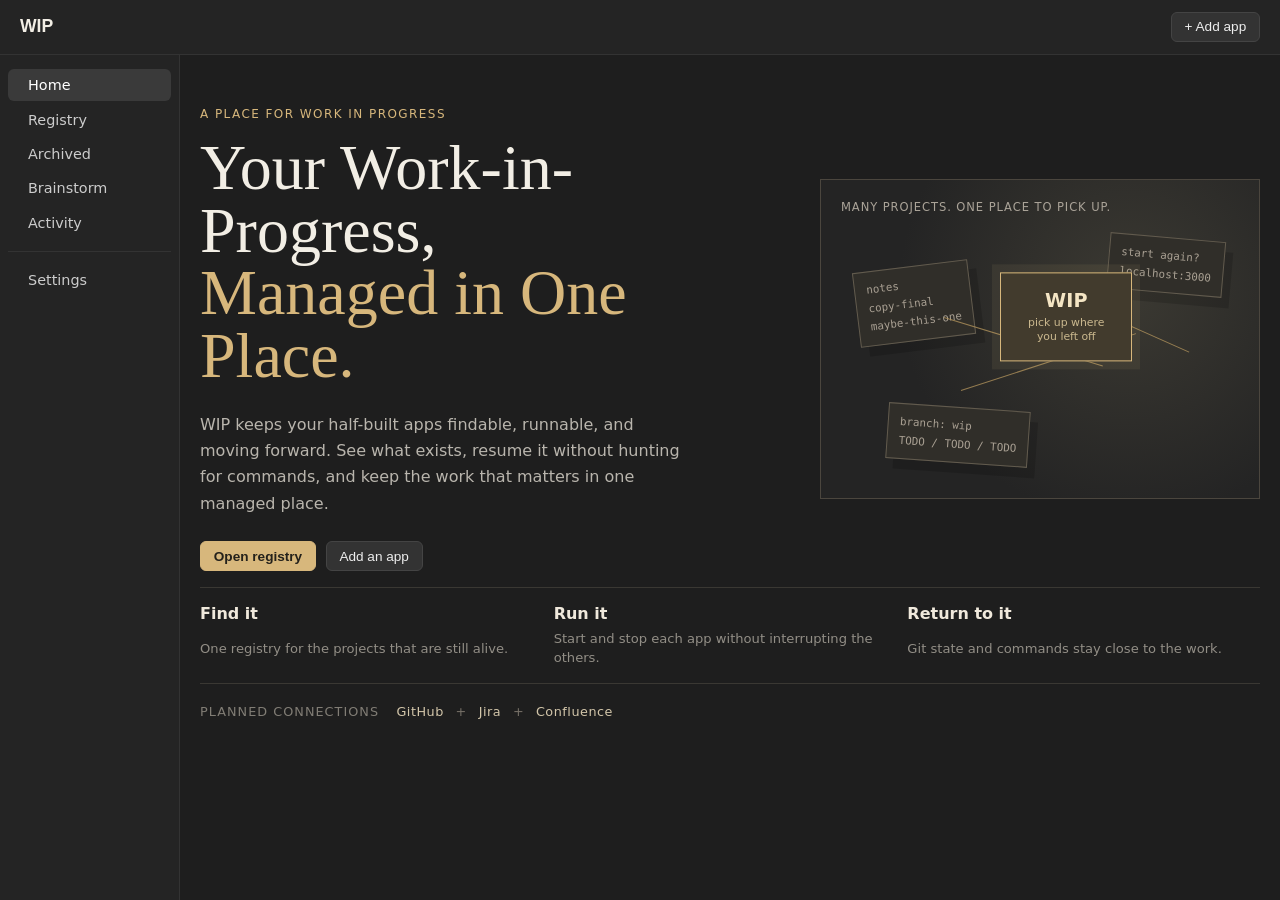
<file: frontend/src/index.html>
<!DOCTYPE html>
<html lang="en">
<head>
  <meta charset="UTF-8" />
  <title>WIP</title>
  <link rel="stylesheet" href="style.css" />
</head>
<body>
  <div id="shell">
    <header id="top-banner">
      <button class="brand" id="brand-home" type="button" aria-label="Go to WIP home">WIP</button>
      <div class="banner-actions">
        <span id="running-count" class="running-count"></span>
        <button id="add-app-btn">+ Add app</button>
      </div>
    </header>

    <div id="body">
      <nav id="side-nav">
        <div class="nav-item active" data-page="home">Home</div>
        <div class="nav-item" data-page="registry">Registry</div>
        <div class="nav-item" data-page="archived">Archived</div>
        <div class="nav-item" data-page="brainstorm">Brainstorm</div>
        <div class="nav-item" data-page="activity">Activity</div>
        <div class="nav-divider"></div>
        <div class="nav-item" data-page="settings">Settings</div>
      </nav>

      <main id="page-content">
        <!-- Rendered by main.js depending on selected nav item -->
      </main>
    </div>
  </div>
  <script type="module" src="js/main.js"></script>
</body>
</html>
</file>
<file: frontend/src/style.css>
* {
  box-sizing: border-box;
}

body {
  font-family: system-ui, sans-serif;
  margin: 0;
  background: #1e1e1e;
  color: #eee;
}

#shell {
  display: flex;
  flex-direction: column;
  height: 100vh;
}

#top-banner {
  display: flex;
  justify-content: space-between;
  align-items: center;
  padding: 0.75rem 1.25rem;
  border-bottom: 1px solid #333;
  background: #242424;
  flex-shrink: 0;
}

.brand {
  border: 0;
  padding: 0;
  border-radius: 0;
  background: transparent;
  font-weight: 600;
  font-size: 1.1rem;
  color: #f2eee5;
}

.brand:hover {
  background: transparent;
  color: #d7b77c;
}

.banner-actions {
  display: flex;
  align-items: center;
  gap: 1rem;
}

.running-count {
  font-size: 0.85rem;
  color: #9c9;
}

#body {
  display: flex;
  flex: 1;
  min-height: 0;
}

#side-nav {
  width: 180px;
  flex-shrink: 0;
  border-right: 1px solid #333;
  background: #242424;
  padding: 0.75rem 0;
}

.nav-item {
  padding: 0.5rem 1.25rem;
  margin: 0.15rem 0.5rem;
  border-radius: 6px;
  font-size: 0.9rem;
  color: #ccc;
  cursor: pointer;
}

.nav-item:hover {
  background: #2f2f2f;
}

.nav-item.active {
  background: #3a3a3a;
  color: #fff;
  font-weight: 500;
}

.nav-divider {
  border-top: 1px solid #333;
  margin: 0.75rem 0.5rem;
}

#page-content {
  flex: 1;
  padding: 1.25rem;
  overflow-y: auto;
}

.app-card {
  background: #2a2a2a;
  border: 1px solid #3a3a3a;
  border-radius: 8px;
  padding: 1rem;
  margin-bottom: 0.75rem;
  transition: transform 160ms ease, opacity 160ms ease, border-color 160ms ease;
}

.registry-list .app-card {
  cursor: grab;
}

.registry-list .app-card:active {
  cursor: grabbing;
}

.app-card.is-dragging {
  opacity: 0.45;
  transform: scale(0.985);
}

.app-card.is-drag-over {
  border-color: #d7b77c;
  transform: translateY(3px);
}

.app-name-row {
  display: flex;
  align-items: center;
  gap: 0.75rem;
}

.app-status-row {
  display: flex;
  align-items: center;
  justify-content: flex-end;
  gap: 0.45rem;
  flex-wrap: wrap;
}

.card-collapse-toggle {
  flex-shrink: 0;
  padding: 0.25rem 0.55rem;
  font-size: 0.72rem;
}

.app-card.is-collapsed .app-description,
.app-card.is-collapsed .app-meta,
.app-card.is-collapsed .connection-pills,
.app-card.is-collapsed .app-components,
.app-card.is-collapsed .app-card-terminal-slot,
.app-card.is-collapsed .app-url-slot {
  display: none;
}

.app-card.is-collapsed .app-card-header {
  grid-template-columns: minmax(0, 1fr) auto;
  align-items: center;
  margin-bottom: 0;
}

.app-card.is-collapsed .app-card-main {
  grid-column: 1;
}

.app-card.is-collapsed .app-card-status-panel {
  grid-column: 2;
  grid-row: 1;
  min-width: 0;
}

.app-card-header {
  display: grid;
  grid-template-columns: minmax(180px, 1fr) minmax(420px, 1.8fr) minmax(170px, 220px);
  align-items: start;
  gap: 1rem;
  margin-bottom: 0.5rem;
}

.app-card-main {
  grid-column: 1;
  min-width: 0;
}

.app-components {
  margin-top: 1rem;
}

.app-card-terminal-slot {
  grid-column: 2;
  min-width: 0;
  align-self: start;
}

.app-card-status-panel {
  display: flex;
  flex-direction: column;
  align-items: flex-end;
  min-width: 190px;
  gap: 0.35rem;
  margin-left: auto;
  grid-column: 3;
  grid-row: 1;
}

.controls-row {
  display: flex;
  align-items: flex-start;
  min-height: 72px;
  margin-top: 0.25rem;
}

.controls-wrap {
  display: flex;
  flex-direction: column;
  gap: 0.5rem;
  align-items: flex-start;
}

.controls-wrap > .component-actions {
  margin-top: 0.25rem;
}

.app-status {
  display: inline-flex;
  align-items: center;
  justify-content: center;
  padding: 0.3rem 0.7rem;
  border-radius: 999px;
  font-size: 0.72rem;
  font-weight: 700;
  letter-spacing: 0.04em;
  text-transform: uppercase;
}

.app-status.status-running {
  background: rgba(76, 175, 80, 0.16);
  color: #9ae6a9;
  border: 1px solid rgba(76, 175, 80, 0.45);
}

.app-runtime-status {
  display: inline-flex;
  align-items: center;
  justify-content: center;
  padding: 0.3rem 0.7rem;
  border-radius: 999px;
  font-size: 0.72rem;
  font-weight: 700;
  letter-spacing: 0.04em;
  text-transform: uppercase;
  background: rgba(76, 175, 80, 0.16);
  color: #9ae6a9;
  border: 1px solid rgba(76, 175, 80, 0.45);
}

.app-url-label {
  font-size: 0.7rem;
  color: #b9c3d0;
  opacity: 0.9;
}

.app-url-pill {
  display: inline-block;
  max-width: 100%;
  padding: 0.28rem 0.6rem;
  border-radius: 999px;
  background: rgba(138, 180, 248, 0.12);
  border: 1px solid rgba(138, 180, 248, 0.25);
  color: #bcd7ff;
  text-decoration: none;
  font-size: 0.74rem;
  word-break: break-all;
}

.app-url-pill:hover {
  text-decoration: underline;
}

.app-name {
  display: block;
  font-weight: 600;
  margin-bottom: 0.2rem;
}

.app-description {
  color: #aaa;
  font-size: 0.9rem;
  margin: 0 0 0.5rem;
}

.app-meta {
  display: flex;
  gap: 1rem;
  font-size: 0.8rem;
  color: #888;
  margin-bottom: 0.5rem;
}

.folder-link {
  color: inherit;
  text-decoration: none;
  overflow-wrap: anywhere;
}

.folder-link:hover,
.folder-link:focus-visible {
  color: #bcd7ff;
  text-decoration: underline;
}

.folder-link-unavailable {
  cursor: default;
}

.component-row {
  display: grid;
  grid-template-columns: minmax(180px, 1fr) minmax(320px, 1.6fr) minmax(170px, 220px);
  grid-template-rows: auto auto;
  align-items: start;
  gap: 1rem;
  padding-top: 0;
  padding-bottom: 0.7rem;
  border-top: 1px solid #2d2d2d;
}

.component-left-wrap {
  display: flex;
  flex-direction: column;
  align-items: flex-start;
  gap: 0.5rem;
  min-width: 0;
  margin-left: 0.25rem;
  grid-row: 2;
  grid-column: 1;
  padding-top: 0.2rem;
}

.component-info {
  display: flex;
  align-items: center;
  gap: 0.55rem;
  flex-wrap: wrap;
  min-width: 0;
}

.component-actions {
  display: flex;
  gap: 0.4rem;
  flex-wrap: wrap;
}

.component-middle-panel {
  display: flex;
  align-items: flex-start;
  justify-content: flex-start;
  min-width: 0;
  align-self: flex-start;
  margin-top: 0;
}

.component-right-panel {
  display: flex;
  flex-direction: column;
  align-items: flex-end;
  justify-self: end;
  min-width: 170px;
  max-width: 220px;
  gap: 0.35rem;
  padding-top: 0.2rem;
}

.component-terminal-panel,
.component-middle-panel,
.component-right-panel {
  align-self: flex-start;
  justify-content: flex-start;
}

.component-status-box {
  display: flex;
  justify-content: flex-end;
}

.component-status-badge {
  display: inline-flex;
  align-items: center;
  justify-content: center;
  min-width: 82px;
  padding: 0.3rem 0.55rem;
  border-radius: 999px;
  font-size: 0.7rem;
  font-weight: 700;
  letter-spacing: 0.04em;
  text-transform: uppercase;
  border: 1px solid transparent;
}

.component-status-badge.status-running {
  background: rgba(79, 195, 115, 0.16);
  color: #9ae6a9;
  border-color: rgba(79, 195, 115, 0.4);
}

.component-status-badge.status-idle {
  background: rgba(138, 180, 248, 0.12);
  color: #bfd7ff;
  border-color: rgba(138, 180, 248, 0.3);
}

.component-url-label {
  font-size: 0.68rem;
  color: #b7c2d3;
  opacity: 0.9;
  text-align: right;
}

.component-url {
  display: inline-block;
  max-width: 100%;
  color: #8ab4f8;
  text-decoration: none;
  font-size: 0.74rem;
  word-break: break-all;
  text-align: right;
}

.component-url:hover {
  text-decoration: underline;
}

.component-terminal-panel {
  width: 100%;
  margin-top: 0;
  align-self: flex-start;
}

.component-terminal-header {
  display: flex;
  align-items: center;
  justify-content: space-between;
  gap: 0.5rem;
  margin-bottom: 0.4rem;
}

.component-terminal-title {
  font-size: 0.7rem;
  color: #c3d1e6;
  text-transform: uppercase;
  letter-spacing: 0.05em;
}

.component-popout-btn {
  padding: 0.28rem 0.55rem;
  font-size: 0.7rem;
  border-radius: 6px;
}

.component-logs {
  width: 100%;
  background: #0f0f0f;
  border: 1px solid #2f2f2f;
  border-radius: 6px;
  padding: 0.45rem 0.5rem;
  font-size: 0.72rem;
  color: #cfe3ff;
  max-height: 120px;
  overflow-y: auto;
}

.component-log-line {
  white-space: nowrap;
  overflow: hidden;
  text-overflow: ellipsis;
  opacity: 0.9;
}

.component-log-line.muted {
  color: #9aa0a6;
}

button {
  cursor: pointer;
  background: #333;
  color: #eee;
  border: 1px solid #444;
  border-radius: 6px;
  padding: 0.4rem 0.8rem;
  font-size: 0.85rem;
}

button:hover {
  background: #3d3d3d;
}

.settings-page {
  max-width: 480px;
}

.settings-page h2 {
  font-size: 1rem;
  margin: 1.25rem 0 0.5rem;
  color: #ddd;
}

.settings-page h2:first-child {
  margin-top: 0;
}

.settings-page label {
  display: block;
  font-size: 0.85rem;
  color: #aaa;
  margin: 0.5rem 0 0.25rem;
}

.settings-page input {
  width: 100%;
  padding: 0.5rem;
  background: #2a2a2a;
  border: 1px solid #3a3a3a;
  border-radius: 6px;
  color: #eee;
  font-size: 0.9rem;
}

.settings-page .hint {
  font-size: 0.75rem;
  color: #777;
  margin: 0.25rem 0 0;
}

.settings-page button {
  margin-top: 1rem;
}

.status-pill {
  display: inline-flex;
  align-items: center;
  justify-content: center;
  min-height: 1.75rem;
  padding: 0.22rem 0.65rem;
  border-radius: 999px;
  font-size: 0.72rem;
  font-weight: 600;
  letter-spacing: 0.02em;
  border: 1px solid transparent;
  margin-left: 0.5rem;
  vertical-align: middle;
}

.status-pill.status-success {
  background: rgba(77, 171, 85, 0.18);
  color: #a9f0b5;
  border-color: rgba(77, 171, 85, 0.45);
}

.status-pill.status-error {
  background: rgba(184, 82, 82, 0.16);
  color: #f3b0b0;
  border-color: rgba(184, 82, 82, 0.45);
}

#save-status {
  margin-left: 0.75rem;
}

.placeholder-page {
  color: #888;
}

.placeholder-page h2 {
  color: #ddd;
  font-size: 1.1rem;
}

.activity-page {
  max-width: 1180px;
}

.activity-heading {
  display: flex;
  align-items: end;
  justify-content: space-between;
  gap: 1rem;
  border-bottom: 1px solid #383838;
  padding-bottom: 1rem;
}

.activity-heading h2 {
  margin: 0.1rem 0 0;
  color: #f2eee5;
  font-size: 1.55rem;
}

.eyebrow {
  margin: 0;
  color: #d7b77c;
  font-size: 0.68rem;
  font-weight: 700;
  letter-spacing: 0.12em;
}

.activity-subtitle, .activity-detail-empty {
  margin: 0.35rem 0 0;
  color: #999;
}

.activity-count { color: #aaa; font-size: 0.8rem; }
.activity-filters { display: flex; flex-wrap: wrap; gap: 0.5rem; padding: 1rem 0; }
.activity-filters select, .activity-filters input { min-height: 2.1rem; padding: 0.35rem 0.55rem; background: #292929; border: 1px solid #444; border-radius: 5px; color: #eee; }
.activity-filters input { width: 150px; }
.activity-layout { display: grid; grid-template-columns: minmax(0, 1.5fr) minmax(250px, 0.8fr); gap: 1rem; align-items: start; }
.activity-day { margin: 0.8rem 0 0.35rem; color: #888; font-size: 0.75rem; font-weight: 600; text-transform: uppercase; letter-spacing: 0.08em; }
.activity-event { width: 100%; display: grid; grid-template-columns: 0.55rem minmax(0, 1fr) auto auto; align-items: center; gap: 0.8rem; padding: 0.8rem; margin-bottom: 0.35rem; border: 1px solid #383838; border-radius: 6px; background: #292929; color: #eee; text-align: left; cursor: pointer; }
.activity-event:hover, .activity-event.selected { border-color: #806c49; background: #302e29; }
.activity-event-mark { width: 0.5rem; height: 0.5rem; border-radius: 50%; background: #84bf89; }
.activity-event.is-failure .activity-event-mark { background: #d37b72; }
.activity-event-copy { min-width: 0; display: grid; gap: 0.2rem; }
.activity-event-copy strong { overflow: hidden; text-overflow: ellipsis; white-space: nowrap; }
.activity-event-copy span, .activity-event time { color: #999; font-size: 0.78rem; }
.activity-outcome { color: #9ac99f; font-size: 0.72rem; }
.is-failure .activity-outcome, .activity-detail-error { color: #e09a91; }
.activity-detail { position: sticky; top: 0.5rem; min-height: 230px; padding: 1rem; border-left: 2px solid #806c49; background: #252525; }
.activity-detail h3 { margin: 0.4rem 0 1rem; color: #f2eee5; }
.activity-detail dl { display: grid; grid-template-columns: 90px 1fr; gap: 0.55rem; margin: 0; font-size: 0.82rem; }
.activity-detail dt { color: #888; }.activity-detail dd { margin: 0; color: #ddd; overflow-wrap: anywhere; }
.activity-empty { display: grid; gap: 0.3rem; padding: 2rem; border: 1px dashed #444; color: #aaa; text-align: center; }
.activity-empty strong { color: #eee; }.activity-error { color: #df978e; }
.activity-more { display: block; margin: 1rem auto; }

@media (max-width: 760px) {
  .activity-heading { align-items: start; flex-direction: column; }
  .activity-layout { grid-template-columns: 1fr; }
  .activity-detail { position: static; }
  .activity-event { grid-template-columns: 0.55rem minmax(0, 1fr) auto; }
  .activity-outcome { display: none; }
}

/* Add App page */
.add-app-page {
  max-width: 560px;
}

.add-app-page label {
  display: block;
  font-size: 0.85rem;
  color: #aaa;
  margin: 0.75rem 0 0.25rem;
}

.add-app-page input[type="text"] {
  width: 100%;
  padding: 0.5rem;
  background: #2a2a2a;
  border: 1px solid #3a3a3a;
  border-radius: 6px;
  color: #eee;
  font-size: 0.9rem;
}

.mode-toggle {
  display: flex;
  gap: 0.5rem;
  margin-bottom: 0.5rem;
}

.mode-btn {
  background: #2a2a2a;
}

.mode-btn.active {
  background: #3d5a80;
  border-color: #4d6a90;
  color: #fff;
}

.folder-selection-panel {
  background: #242424;
  border: 1px solid #3a3a3a;
  border-radius: 12px;
  padding: 0.85rem 0.9rem 0.75rem;
  margin-top: 0.75rem;
  box-shadow: inset 0 1px 0 rgba(255, 255, 255, 0.02);
}

.folder-selection-header {
  margin-bottom: 0.7rem;
}

.folder-selection-header h3 {
  margin: 0;
  font-size: 0.95rem;
  color: #f0f0f0;
}

.folder-selection-header p {
  margin: 0.2rem 0 0;
  font-size: 0.72rem;
  color: #9aa0a6;
}

.selected-folder-summary {
  display: flex;
  flex-direction: column;
  gap: 0.2rem;
  background: #1b1b1b;
  border: 1px solid #363636;
  border-radius: 8px;
  padding: 0.55rem 0.65rem;
  margin-bottom: 0.75rem;
}

.selected-folder-label {
  font-size: 0.7rem;
  letter-spacing: 0.04em;
  text-transform: uppercase;
  color: #9099a6;
}

.selected-path-hint {
  font-size: 0.82rem;
  color: #dfe8ff;
  word-break: break-all;
  min-height: 1.2rem;
}

.folder-picker-shell {
  background: #1c1c1c;
  border: 1px solid #343434;
  border-radius: 8px;
  padding: 0.55rem;
}

.folder-picker-shell label {
  margin: 0 0 0.45rem;
  display: block;
  font-size: 0.8rem;
  color: #b7c0d1;
}

.folder-path-search {
  display: flex;
  gap: 0.5rem;
  margin-bottom: 0.25rem;
}

.folder-path-search input {
  flex: 1;
  min-width: 0;
  padding: 0.45rem 0.55rem;
  background: #2a2a2a;
  border: 1px solid #3a3a3a;
  border-radius: 6px;
  color: #eee;
  font-size: 0.85rem;
}

.folder-path-search input:focus {
  outline: none;
  border-color: #5a6f91;
}

#find-folder-btn {
  white-space: nowrap;
  background: #2f4f73;
  border-color: #466d9f;
}

.folder-search-error {
  color: #f3b0b0;
}

#folder-picker {
  background: #171717;
  border: 1px solid #3a3a3a;
  border-radius: 8px;
  padding: 0.5rem;
  max-height: 220px;
  overflow-y: auto;
}

.folder-current-row {
  display: flex;
  justify-content: space-between;
  align-items: center;
  gap: 0.5rem;
  padding: 0.25rem 0.15rem 0.6rem;
  margin-bottom: 0.5rem;
  border-bottom: 1px solid #3a3a3a;
  font-size: 0.8rem;
  color: #9c9;
  word-break: break-all;
}

.folder-current-path {
  flex: 1;
  min-width: 0;
  color: #9ad7a9;
}

.folder-select-btn {
  white-space: nowrap;
  flex-shrink: 0;
  background: #2f4f73;
  border-color: #466d9f;
}

.folder-nav-btn {
  display: flex;
  align-items: center;
  gap: 0.45rem;
  width: 100%;
  padding: 0.45rem 0.55rem;
  margin-bottom: 0.35rem;
  background: #2a2a2a;
  border: 1px solid #474747;
  border-radius: 6px;
  color: #e5ecff;
  text-align: left;
}

.folder-nav-btn:hover {
  background: #313131;
}

.folder-nav-icon {
  display: inline-flex;
  align-items: center;
  justify-content: center;
  width: 1.25rem;
  height: 1.25rem;
  border-radius: 999px;
  background: #3a4661;
  color: #dfe9ff;
  font-size: 0.95rem;
  line-height: 1;
}

.folder-row {
  padding: 0.35rem 0.5rem;
  font-size: 0.85rem;
  cursor: pointer;
  border-radius: 4px;
}

.folder-row:hover {
  background: #2f2f2f;
}

.folder-row:hover {
  background: #2f2f2f;
}

.git-prompt {
  background: #3a2f1e;
  border: 1px solid #5a4a2e;
  border-radius: 6px;
  padding: 0.75rem;
  margin: 0.75rem 0;
  font-size: 0.85rem;
}

.git-prompt button {
  margin-right: 0.5rem;
  margin-top: 0.5rem;
}

#create-app-btn {
  margin-top: 1rem;
}

#create-app-btn:disabled {
  opacity: 0.5;
  cursor: not-allowed;
}

/* Status badges */
.status-running {
  background: #234d2f;
  color: #7fdb9a;
}
.status-active {
  background: #2a3d5c;
  color: #8ab4f8;
}
.status-paused {
  background: #4a3f1e;
  color: #e0c068;
}
.status-abandoned {
  background: #3a3a3a;
  color: #999;
}
.status-shipped {
  background: #2e4a3e;
  color: #6fcf97;
}
.app-status {
  font-size: 0.75rem;
  padding: 2px 8px;
  border-radius: 10px;
  font-weight: 500;
}

/* Connection pills */
.connection-pills {
  display: flex;
  gap: 6px;
  margin-bottom: 0.5rem;
  flex-wrap: wrap;
}

.detail-pills {
  margin-bottom: 1rem;
}

.connection-pill {
  font-size: 0.72rem;
  padding: 2px 10px;
  border-radius: 12px;
  cursor: pointer;
  border: 1px solid transparent;
}

.connection-pill-wrap {
  position: relative;
  display: inline-flex;
}

.connection-pill-wrap:focus-within .git-details-popover,
.connection-pill-wrap:hover .git-details-popover {
  display: flex;
}

.git-details-popover {
  display: none;
  position: absolute;
  z-index: 5;
  top: calc(100% + 0.45rem);
  left: 0;
  width: min(280px, 75vw);
  padding: 0.75rem;
  flex-direction: column;
  gap: 0.5rem;
  background: #202020;
  border: 1px solid #4a4a4a;
  border-radius: 6px;
  box-shadow: 0 8px 18px rgba(0, 0, 0, 0.35);
  color: #ddd;
  font-size: 0.76rem;
}

.git-details-popover::before {
  content: "";
  position: absolute;
  top: -0.45rem;
  left: 0;
  width: 100%;
  height: 0.45rem;
}

.git-details-row {
  display: flex;
  justify-content: space-between;
  gap: 0.75rem;
}

.git-details-row strong {
  color: #aaa;
  font-weight: 500;
}

.git-details-row > span {
  min-width: 0;
  overflow-wrap: anywhere;
  text-align: right;
}

.git-details-popover a {
  color: #bcd7ff;
  text-decoration: none;
  min-width: 0;
  overflow-wrap: anywhere;
  text-align: right;
}

.git-details-popover a:hover {
  text-decoration: underline;
}

.pill-connected {
  background: #234d2f;
  color: #7fdb9a;
  border-color: #2f6b40;
}

.pill-disconnected {
  background: #3a3a3a;
  color: #ccc;
  border-color: #4a4a4a;
}

.pill-coming-soon {
  background: #2a2a2a;
  color: #666;
  cursor: not-allowed;
  border-color: #3a3a3a;
}

.app-name {
  cursor: pointer;
}

.home-page {
  width: min(100%, 1080px);
  margin: 0 auto;
  padding: 1rem 0 2rem;
}

.home-hero {
  display: grid;
  grid-template-columns: minmax(0, 1fr) 440px;
  align-items: center;
  gap: clamp(2rem, 5vw, 4.5rem);
}

.home-intro {
  align-self: center;
  padding: 1rem 0;
}

.home-kicker {
  margin: 0 0 1rem;
  color: #d7b77c;
  font-size: 0.75rem;
  letter-spacing: 0.12em;
  text-transform: uppercase;
}

.home-intro h1 {
  margin: 0;
  color: #f2eee5;
  font-family: Georgia, serif;
  font-size: clamp(2.3rem, 5vw, 4.5rem);
  font-weight: 400;
  line-height: 0.98;
}

.home-intro h1 span {
  color: #d7b77c;
}

.home-summary {
  max-width: 30rem;
  margin: 1.5rem 0 0;
  color: #b9b5ad;
  font-size: 1rem;
  line-height: 1.65;
}

.home-actions {
  display: flex;
  flex-wrap: wrap;
  gap: 0.6rem;
  margin-top: 1.5rem;
}

.home-primary-btn {
  background: #d7b77c;
  border-color: #d7b77c;
  color: #24211b;
  font-weight: 700;
}

.home-primary-btn:hover {
  background: #e5cb99;
}

.home-visual {
  position: relative;
  width: min(100%, 440px);
  min-height: 320px;
  aspect-ratio: 1.375;
  justify-self: end;
  align-self: center;
  overflow: hidden;
  border: 1px solid #4b463e;
  background: radial-gradient(circle at 70% 35%, #3b3932, #242424 62%);
}

.visual-caption {
  position: absolute;
  top: 1.25rem;
  left: 1.25rem;
  color: #aaa398;
  font-size: 0.72rem;
  letter-spacing: 0.08em;
  text-transform: uppercase;
}

.visual-board {
  position: absolute;
  display: grid;
  gap: 0.35rem;
  padding: 0.7rem;
  border: 1px solid #625b4e;
  background: #302e29;
  color: #a9a093;
  font: 0.68rem Consolas, monospace;
  box-shadow: 8px 10px 0 rgba(0, 0, 0, 0.16);
}

.visual-board-left { top: 27%; left: 8%; transform: rotate(-7deg); }
.visual-board-top { top: 18%; right: 8%; transform: rotate(5deg); }
.visual-board-bottom { bottom: 11%; left: 15%; transform: rotate(4deg); }

.visual-thread {
  position: absolute;
  height: 1px;
  background: #b9985e;
  transform-origin: left;
  opacity: 0.75;
}

.thread-one { width: 38%; top: 43%; left: 28%; transform: rotate(17deg); }
.thread-two { width: 34%; top: 35%; left: 53%; transform: rotate(24deg); }
.thread-three { width: 42%; top: 66%; left: 32%; transform: rotate(-18deg); }

.visual-hub {
  position: absolute;
  top: 43%;
  left: 56%;
  display: grid;
  gap: 0.25rem;
  width: 132px;
  padding: 1rem;
  border: 1px solid #d7b77c;
  background: #423b2d;
  color: #f4e5c4;
  text-align: center;
  transform: translate(-50%, -50%);
  box-shadow: 0 0 0 8px rgba(215, 183, 124, 0.08);
}

.visual-hub strong { font-size: 1.2rem; }
.visual-hub span { color: #cbb98f; font-size: 0.68rem; line-height: 1.3; }

.home-principles {
  display: grid;
  grid-template-columns: repeat(3, 1fr);
  gap: 1px;
  border-top: 1px solid #3a3833;
  border-bottom: 1px solid #3a3833;
}

.home-principles article {
  display: grid;
  gap: 0.4rem;
  padding: 1rem 1rem 1rem 0;
}

.home-principles strong { color: #f0e9dc; }
.home-principles span { color: #928e86; font-size: 0.82rem; line-height: 1.45; }

.home-roadmap {
  margin: 1.25rem 0 0;
  color: #d3c6aa;
  font-size: 0.8rem;
  letter-spacing: 0.04em;
}

.home-roadmap span {
  margin-right: 0.8rem;
  color: #817d75;
  letter-spacing: 0.08em;
  text-transform: uppercase;
}

.home-roadmap b {
  margin: 0 0.45rem;
  color: #777168;
  font-weight: 400;
}

@media (max-width: 760px) {
  .home-page { padding-top: 0.5rem; }
  .home-hero { grid-template-columns: 1fr; gap: 1.25rem; }
  .home-visual { width: 100%; min-height: 300px; aspect-ratio: auto; justify-self: stretch; }
  .home-principles { grid-template-columns: 1fr; }
  .home-principles article { padding: 0.9rem 0; }
}
.app-name:hover {
  text-decoration: underline;
}

/* Select dropdowns — match the rest of the app's inputs instead of the
   browser's mismatched default styling */
select {
  width: 100%;
  padding: 0.5rem 2rem 0.5rem 0.5rem;
  background-color: #2a2a2a;
  border: 1px solid #3a3a3a;
  border-radius: 6px;
  color: #eee;
  font-size: 0.9rem;
  font-family: inherit;
  appearance: none;
  -webkit-appearance: none;
  -moz-appearance: none;
  background-image: url("data:image/svg+xml;utf8,<svg xmlns='http://www.w3.org/2000/svg' viewBox='0 0 12 8'><path fill='%23999' d='M1 1l5 5 5-5'/></svg>");
  background-repeat: no-repeat;
  background-position: right 0.65rem center;
  background-size: 0.65rem auto;
  cursor: pointer;
}

select:hover {
  border-color: #4a4a4a;
}

select:focus {
  outline: none;
  border-color: #5a5a5a;
}

.detail-section {
  background: #242424;
  border: 1px solid #3a3a3a;
  border-radius: 8px;
  padding: 0.75rem 1rem;
  margin: 1rem 0;
}

.detail-section h2 {
  margin: 0 0 0.5rem;
  font-size: 0.95rem;
}

.folder-panel {
  background: #222;
  border: 1px solid #3b3b3b;
  border-radius: 10px;
  padding: 0.85rem 0.9rem 0.7rem;
}

.folder-panel .selected-folder-summary {
  margin-bottom: 0.75rem;
}

.folder-panel .selected-folder-label {
  color: #9099a6;
}

.folder-panel .selected-path-hint {
  color: #e1e9ff;
}

.archived-card {
  opacity: 0.85;
  display: flex;
  flex-direction: column;
  align-items: flex-start;
  gap: 0.5rem;
}

.danger-btn {
  background: #4a2222;
  border-color: #6a3030;
  color: #f0a0a0;
}

.danger-btn:hover {
  background: #5a2828;
}

.archive-confirm {
  background: #2a2a2a;
  border: 1px solid #5a3b3b;
  border-radius: 8px;
  padding: 0.9rem 1rem;
  margin: 1rem 0;
  color: #f0d3d3;
}

.archive-confirm p {
  margin: 0 0 0.75rem;
  line-height: 1.4;
}

.archive-delete-option {
  display: flex;
  align-items: center;
  gap: 0.6rem;
  font-size: 0.85rem;
  color: #ddd;
  margin-bottom: 0.75rem;
}

.archive-delete-option input {
  width: auto;
  margin: 0;
}

.archive-confirm-actions {
  display: flex;
  gap: 0.75rem;
  align-items: center;
}

.component-edit-row {
  display: grid;
  grid-template-columns: 1fr 1.4fr 1.4fr 90px 32px;
  gap: 6px;
  margin-bottom: 6px;
  align-items: center;
}

.component-edit-row input,
.component-edit-row select {
  width: 100%;
  padding: 0.4rem;
  background: #2a2a2a;
  border: 1px solid #3a3a3a;
  border-radius: 6px;
  color: #eee;
  font-size: 0.85rem;
}

.remove-component-btn {
  padding: 0.3rem;
  color: #d88;
  background: #2a2a2a;
}

#add-component-btn {
  margin-top: 0.25rem;
}
</file>
